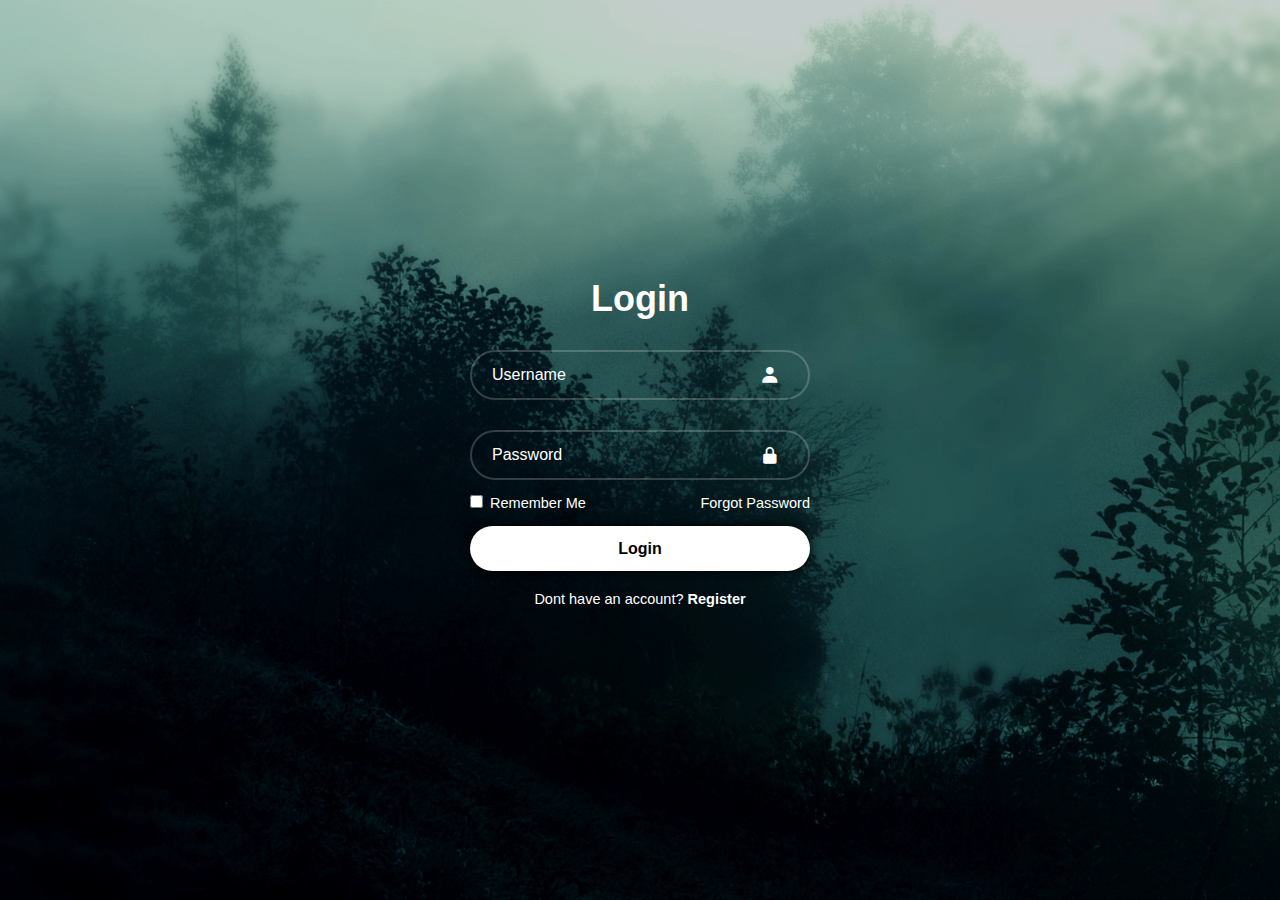
<file: index.html>
<!DOCTYPE html>
 <html lang="en">
   <head>
      <meta charset="UTF-8">
      <meta name="viewport" content="width=device-width, intial-scale=1.0">
      <title>Login Form | Music Academy</title>
      <link rel="stylesheet" href="styles.css">
      <link href='https://unpkg.com/boxicons@2.1.4/css/boxicons.min.css' rel='stylesheet'>
   </head>
   <body>
      <div class="wrapper">
         <form action="">
            <h1>Login</h1>
            <div class="input-box">
               <input type="text" placeholder="Username" required>
               <i class='bx bxs-user'></i>
            </div>
            <div class="input-box">
               <input type="password" placeholder="Password" required>
               <i class='bx bxs-lock-alt'></i>
            </div>
             <div class="remember-forgot">
               <label><input type="checkbox"> Remember Me</label>
               <a href="#">Forgot Password</a>
            </div>
            <button type="submit" class="btn">Login</button>
             <div class="register-link">
               <p>Dont have an account? <a href= "Register.html"> Register</a></p>
            </div>
         </form>
      </div>
   </body>
</html>
</file>
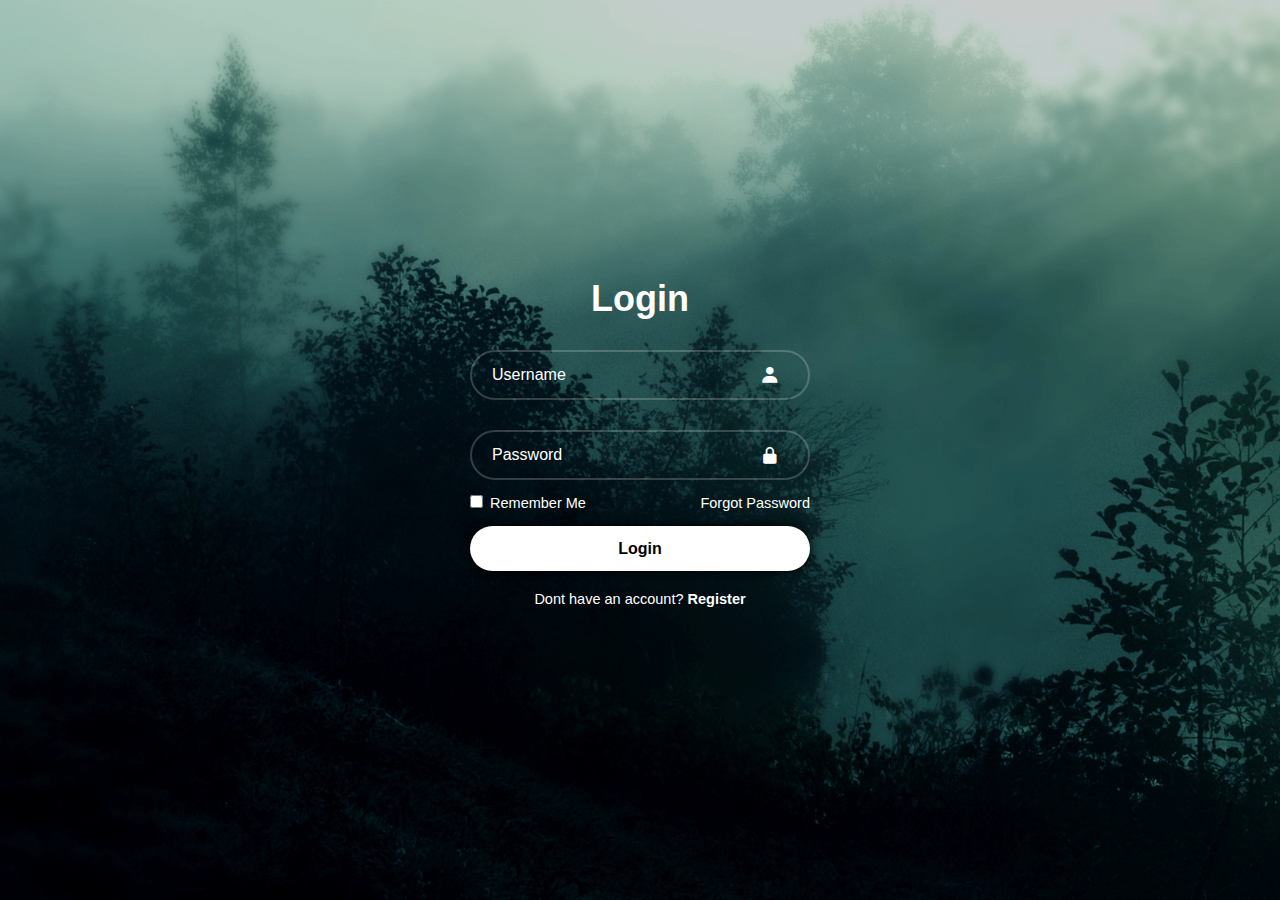
<file: login_signup/index.html>
<!DOCTYPE html>
 <html lang="en">
   <head>
      <meta charset="UTF-8">
      <meta name="viewport" content="width=device-width, intial-scale=1.0">
      <title>Login Form | Music Academy</title>
      <link rel="stylesheet" href="styles.css">
      <link href='https://unpkg.com/boxicons@2.1.4/css/boxicons.min.css' rel='stylesheet'>
   </head>
   <body>
      <div class="wrapper">
         <form action="">
            <h1>Login</h1>
            <div class="input-box">
               <input type="text" placeholder="Username" required>
               <i class='bx bxs-user'></i>
            </div>
            <div class="input-box">
               <input type="password" placeholder="Password" required>
               <i class='bx bxs-lock-alt'></i>
            </div>
             <div class="remember-forgot">
               <label><input type="checkbox"> Remember Me</label>
               <a href="#">Forgot Password</a>
            </div>
            <button type="submit" class="btn">Login</button>
             <div class="register-link">
               <p>Dont have an account? <a href= "Register.html"> Register</a></p>
            </div>
         </form>
      </div>
   </body>
</html>
</file>
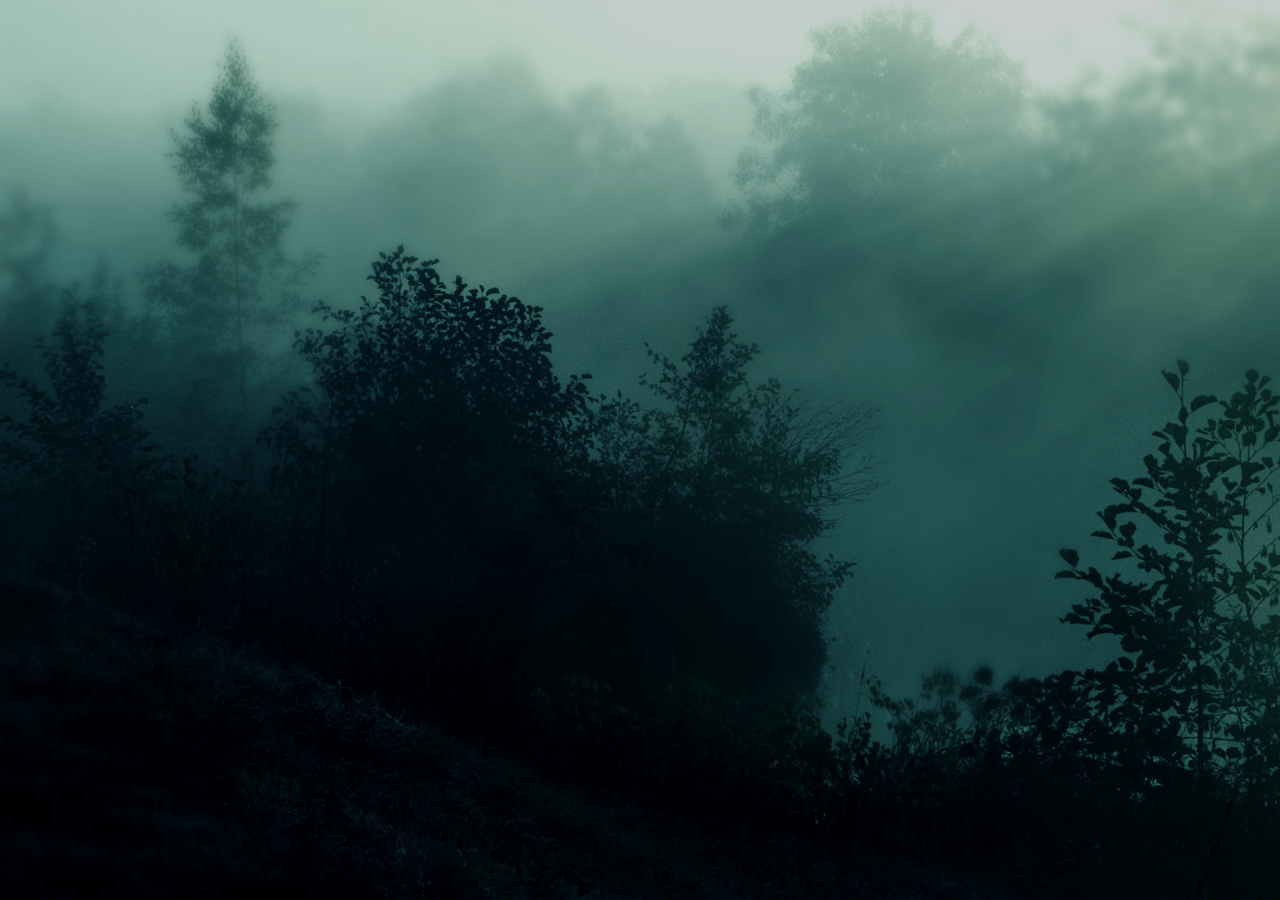
<file: Register.html>
<!DOCTYPE html>
 <html lang="en">
   <head>
      <meta charset="UTF-8">
      <meta name="viewport" content="width=device-width, intial-scale=1.0">
      <title>Login Form | Music Academy</title>
      <link rel="stylesheet" href="styles.css">
      <link href='https://unpkg.com/boxicons@2.1.4/css/boxicons.min.css' rel='stylesheet'>
   </head>
   <body>
     <div class="Regmain">
        
     </div>
   </body>
</file>
<file: styles.css>
*{
    margin: 0;
    padding: 0;
    box-sizing: border-box;
    font-family:"Poppins", sans-serif;
    }
    body{
    display: flex;
    justify-content: center;
    align-items: center;
    min-height: 100vh;
    background: url(Night.webp) no-repeat;
    background-size: cover;
    background-position: center;
    }
    .wrapper{
    width: 420px;
    background: transparent;
    color: #fff;
    border-radius: 12px;
    padding: 30px 40px;
    }
    .wrapper h1{
    font-size: 36px;
    text-align: center;
    }
    .wrapper .input-box{
    position: relative;
    width: 100;
    height: 50px;
    margin: 30px 0;
    }
    .input-box input{
    width: 100%;
    height: 100%;
    background: transparent;
    border: none;
    outline: none;
    border: 2px solid rgba(255, 255, 255, .2);
    border-radius: 40px;
    font-size: 16px;
    color: #fff;
    padding: 20px 45px 20px 20px;
    }
    .input-box input::placeholder{
    color: #fff;
    }
    .input-box i{
    position: absolute;
    right: 20px;
    top: 30%;
    transform: translate(-50%);
    font-size: 20px;
    }
    .wrapper .remember-forgot{
    display: flex;
    justify-content: space-between;
    font-size: 14.5px;
    margin: -15px 0 15px;
    }
    .remember-forgot label input{
    accent-color: #fff;
    margin-right: 3px;
    }
    .remember-forgot a{
    color: #fff;
    text-decoration: none;
    }
    .remember-forgot a.hover{
    text-decoration: underline;
    }
    .wrapper .btn{
    width: 100%;
    height: 45px;
    background: #fff;
    border: none;
    outline: none;
    border-radius: 40px;
    box-shadow: 0 0 10px rgba( 0, 0, .1) ;
    cursor: pointer;
    font-size: 16px;
    counter-reset: #333;
    font-weight: 600;
    }
    .wrapper .register-link{
    font-size: 14.5px ;
    text-align: center;
    margin: 20px 0 15px;
    }
    .register-link p a{
    color: #fff;
    text-decoration: none;
    font-weight: 600;
    }
    .register-link p a:hover{
    text-decoration: underline;
    }
</file>
<file: login_signup/styles.css>
*{
    margin: 0;
    padding: 0;
    box-sizing: border-box;
    font-family:"Poppins", sans-serif;
    }
    body{
    display: flex;
    justify-content: center;
    align-items: center;
    min-height: 100vh;
    background: url(Night.webp) no-repeat;
    background-size: cover;
    background-position: center;
    }
    .wrapper{
    width: 420px;
    background: transparent;
    color: #fff;
    border-radius: 12px;
    padding: 30px 40px;
    }
    .wrapper h1{
    font-size: 36px;
    text-align: center;
    }
    .wrapper .input-box{
    position: relative;
    width: 100;
    height: 50px;
    margin: 30px 0;
    }
    .input-box input{
    width: 100%;
    height: 100%;
    background: transparent;
    border: none;
    outline: none;
    border: 2px solid rgba(255, 255, 255, .2);
    border-radius: 40px;
    font-size: 16px;
    color: #fff;
    padding: 20px 45px 20px 20px;
    }
    .input-box input::placeholder{
    color: #fff;
    }
    .input-box i{
    position: absolute;
    right: 20px;
    top: 30%;
    transform: translate(-50%);
    font-size: 20px;
    }
    .wrapper .remember-forgot{
    display: flex;
    justify-content: space-between;
    font-size: 14.5px;
    margin: -15px 0 15px;
    }
    .remember-forgot label input{
    accent-color: #fff;
    margin-right: 3px;
    }
    .remember-forgot a{
    color: #fff;
    text-decoration: none;
    }
    .remember-forgot a.hover{
    text-decoration: underline;
    }
    .wrapper .btn{
    width: 100%;
    height: 45px;
    background: #fff;
    border: none;
    outline: none;
    border-radius: 40px;
    box-shadow: 0 0 10px rgba( 0, 0, .1) ;
    cursor: pointer;
    font-size: 16px;
    counter-reset: #333;
    font-weight: 600;
    }
    .wrapper .register-link{
    font-size: 14.5px ;
    text-align: center;
    margin: 20px 0 15px;
    }
    .register-link p a{
    color: #fff;
    text-decoration: none;
    font-weight: 600;
    }
    .register-link p a:hover{
    text-decoration: underline;
    }
</file>
